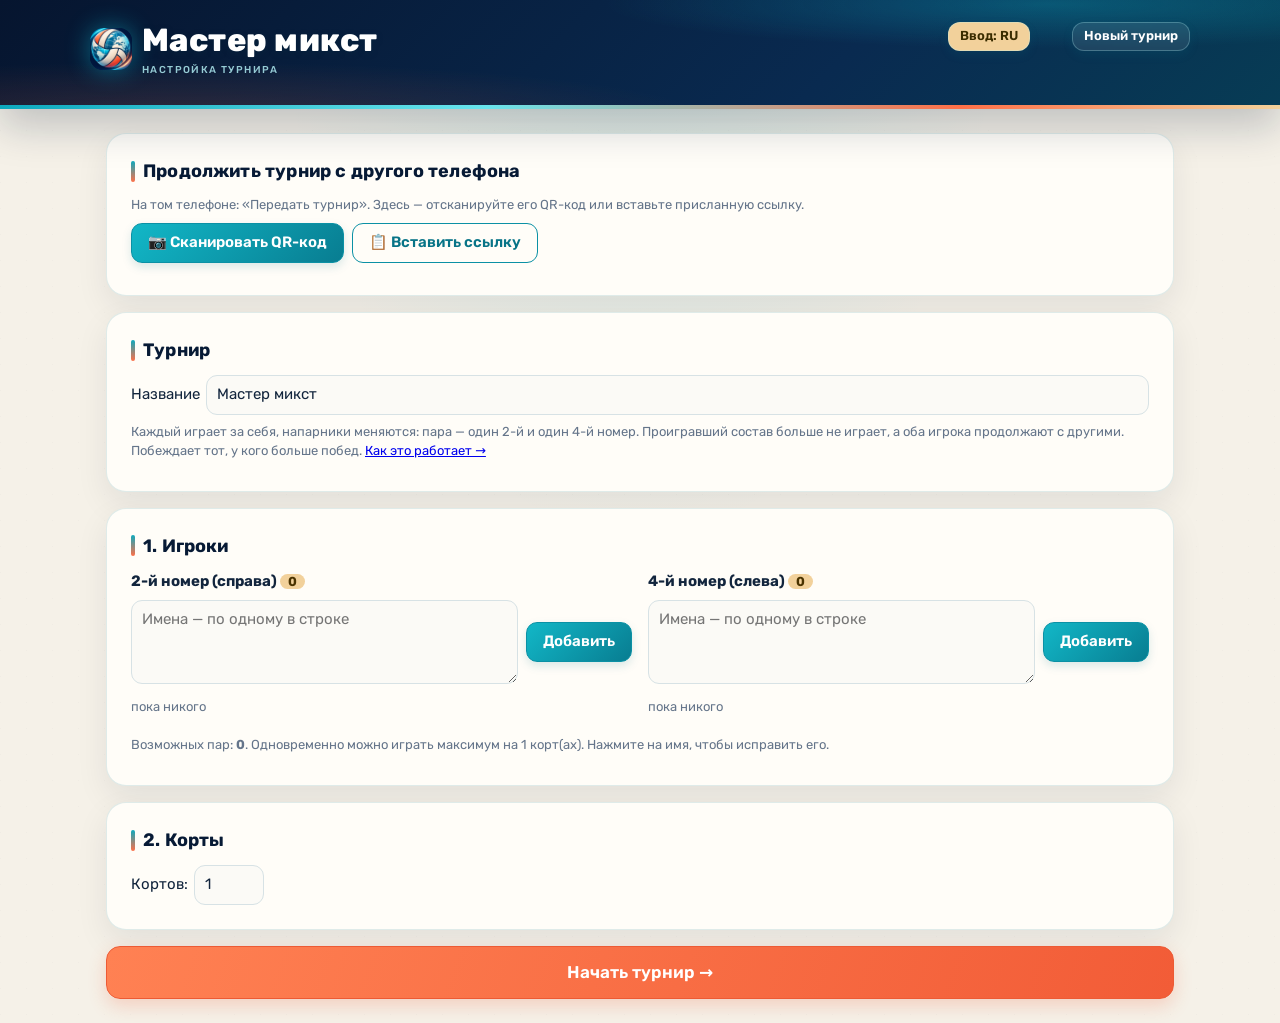
<file: index.html>
<!doctype html>
<html lang="ru">
<head>
<meta charset="utf-8">
<meta name="viewport" content="width=device-width,initial-scale=1,viewport-fit=cover">
<title>Мастер микст</title>
<link rel="preconnect" href="https://fonts.googleapis.com"><link rel="preconnect" href="https://fonts.gstatic.com" crossorigin>
<link href="https://fonts.googleapis.com/css2?family=Rubik:wght@400;500;600;700;800&display=swap" rel="stylesheet">
<link rel="icon" type="image/png" sizes="32x32" href="./favicon-32.png">
<link rel="manifest" href="./manifest.json">
<link rel="apple-touch-icon" sizes="180x180" href="./apple-touch-icon.png">
<meta name="mobile-web-app-capable" content="yes">
<meta name="apple-mobile-web-app-capable" content="yes">
<meta name="apple-mobile-web-app-title" content="Микст">
<meta name="apple-mobile-web-app-status-bar-style" content="black-translucent">
<meta name="application-name" content="Микст">
<meta name="theme-color" content="#071a35">
<meta name="description" content="Мастер микст — турнирный помощник для пляжного волейбола.">
<link rel="stylesheet" href="./styles.css">
</head>
<body>
<header>
  <h1><img src="./icon-192.png" alt="" class="brand-mark"><span id="title">Мастер микст</span></h1>
  <button class="btn sm" id="kb" onclick="toggleRu()" title="Печатать русскими буквами, даже если в системе стоит английская раскладка (переключение: F2)">Ввод: RU</button>
  <button class="btn sm" onclick="newTournament()">Новый турнир</button>
</header>
<main id="app"></main>
<div id="modal" onclick="if(event.target===this)closeModal()"></div>
<div id="install" hidden>
  <img src="./icon-192.png" alt="">
  <div class="it"><b>Приложение «Микст»</b><span id="install-txt">Отдельное окно без браузера, работает офлайн</span></div>
  <button class="btn sm" id="install-btn" onclick="doInstall()">Установить</button>
  <button class="x" onclick="hideInstall(true)" aria-label="Закрыть">×</button>
</div>
<div id="toast" onclick="this.classList.remove('on')"></div>

<script src="./qrcode.min.js" defer></script>
<script src="./app.js" defer></script>
</body>
</html>
</file>
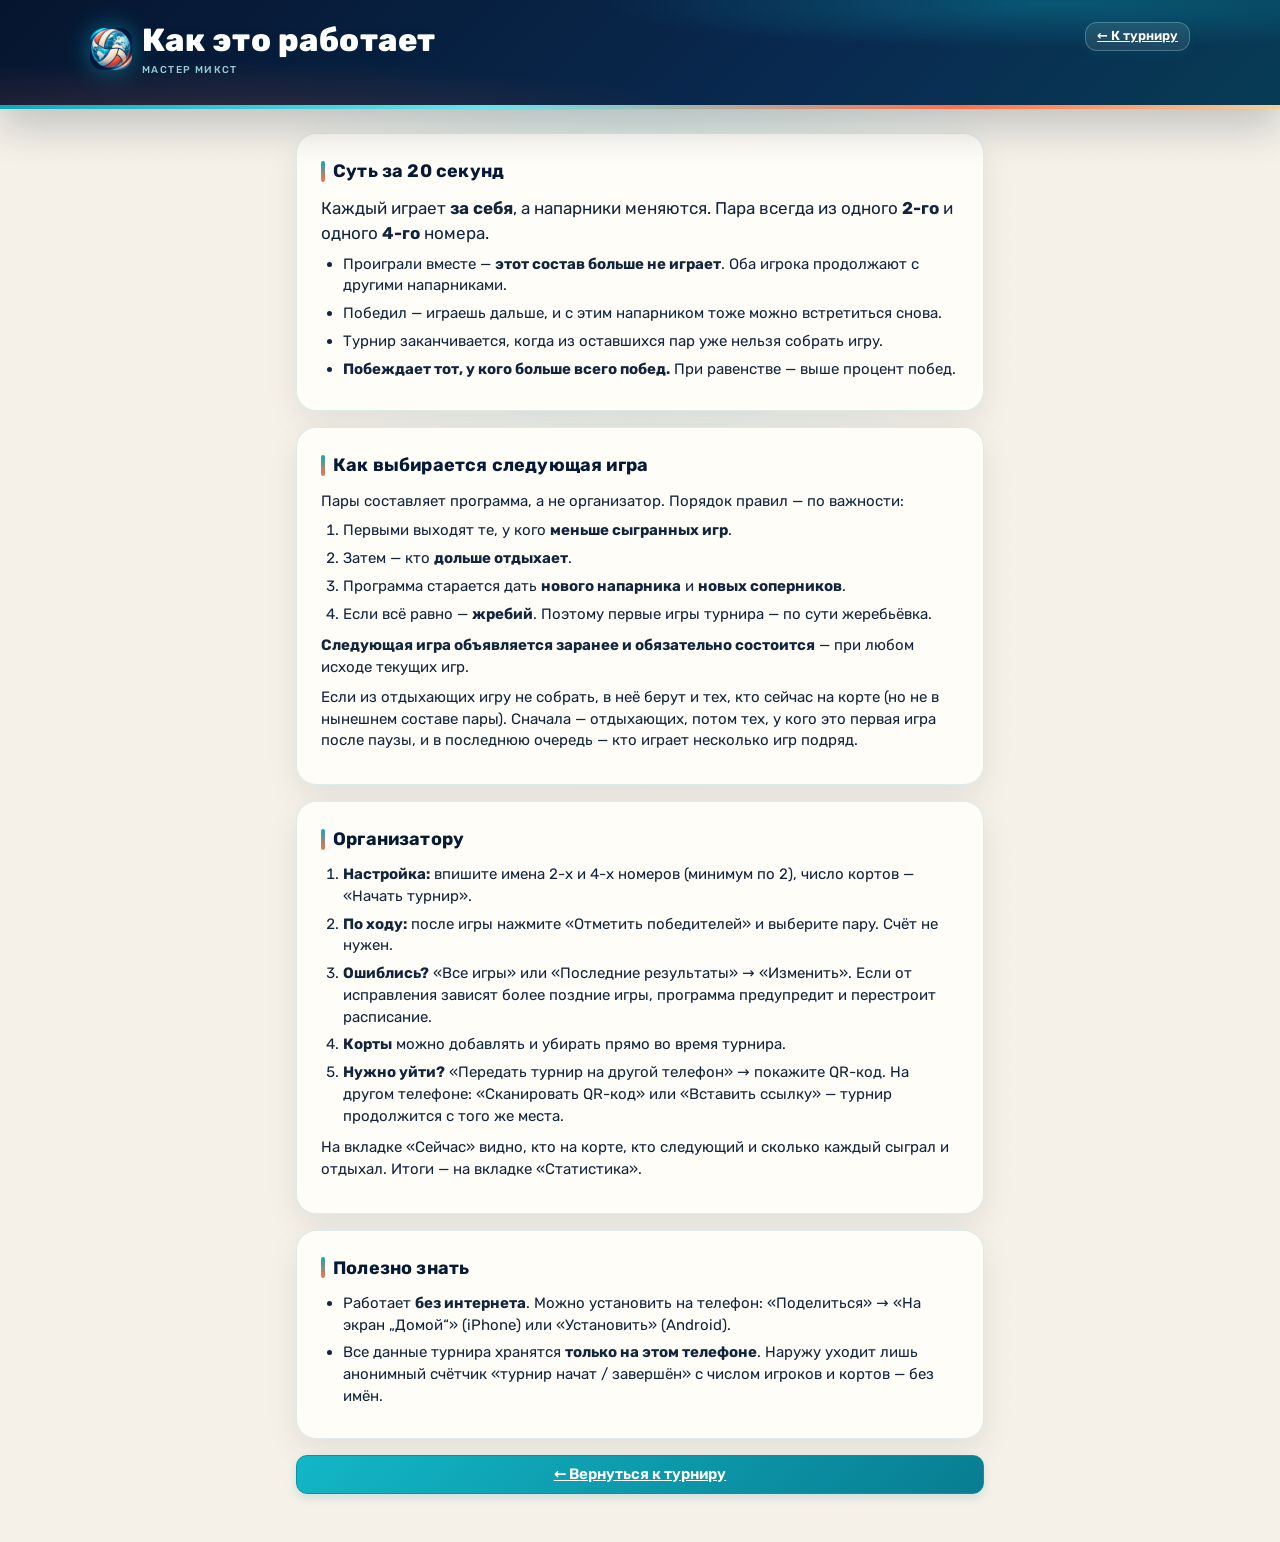
<file: help.html>
<!doctype html>
<html lang="ru">
<head>
<meta charset="utf-8">
<meta name="viewport" content="width=device-width,initial-scale=1,viewport-fit=cover">
<title>Как это работает — Мастер микст</title>
<link rel="preconnect" href="https://fonts.googleapis.com"><link rel="preconnect" href="https://fonts.gstatic.com" crossorigin>
<link href="https://fonts.googleapis.com/css2?family=Rubik:wght@400;500;600;700;800&display=swap" rel="stylesheet">
<link rel="icon" type="image/png" sizes="32x32" href="./favicon-32.png">
<link rel="manifest" href="./manifest.json">
<link rel="apple-touch-icon" sizes="180x180" href="./apple-touch-icon.png">
<meta name="apple-mobile-web-app-capable" content="yes">
<meta name="apple-mobile-web-app-title" content="Микст">
<meta name="apple-mobile-web-app-status-bar-style" content="black-translucent">
<meta name="theme-color" content="#071a35">
<meta name="description" content="Как устроен турнир «Мастер микст»: правила для игроков и подсказки для организаторов.">
<link rel="stylesheet" href="./styles.css">
<style>
  .help{max-width:720px;margin:0 auto}
  .help ol,.help ul{margin:0;padding-left:22px}
  .help li{margin:6px 0;line-height:1.45}
  .help p{line-height:1.45;margin:0 0 8px}
  .help .lead{font-size:17px}
  .help b{color:var(--ink)}
  .help .back{display:block;text-align:center;margin:8px 0 24px}
</style>
</head>
<body>
<header>
  <h1><img src="./icon-192.png" alt="" class="brand-mark"><span id="title">Как это работает<small>мастер микст</small></span></h1>
  <a class="btn sm" href="./">← К турниру</a>
</header>
<main class="help">

<section class="card"><h2>Суть за 20 секунд</h2>
  <p class="lead">Каждый играет <b>за себя</b>, а напарники меняются. Пара всегда из одного <b>2-го</b> и одного <b>4-го</b> номера.</p>
  <ul>
    <li>Проиграли вместе — <b>этот состав больше не играет</b>. Оба игрока продолжают с другими напарниками.</li>
    <li>Победил — играешь дальше, и с этим напарником тоже можно встретиться снова.</li>
    <li>Турнир заканчивается, когда из оставшихся пар уже нельзя собрать игру.</li>
    <li><b>Побеждает тот, у кого больше всего побед.</b> При равенстве — выше процент побед.</li>
  </ul>
</section>

<section class="card"><h2>Как выбирается следующая игра</h2>
  <p>Пары составляет программа, а не организатор. Порядок правил — по важности:</p>
  <ol>
    <li>Первыми выходят те, у кого <b>меньше сыгранных игр</b>.</li>
    <li>Затем — кто <b>дольше отдыхает</b>.</li>
    <li>Программа старается дать <b>нового напарника</b> и <b>новых соперников</b>.</li>
    <li>Если всё равно — <b>жребий</b>. Поэтому первые игры турнира — по сути жеребьёвка.</li>
  </ol>
  <p style="margin-top:10px"><b>Следующая игра объявляется заранее и обязательно состоится</b> — при любом исходе текущих игр.</p>
  <p>Если из отдыхающих игру не собрать, в неё берут и тех, кто сейчас на корте (но не в нынешнем составе пары). Сначала — отдыхающих, потом тех, у кого это первая игра после паузы, и в последнюю очередь — кто играет несколько игр подряд.</p>
</section>

<section class="card"><h2>Организатору</h2>
  <ol>
    <li><b>Настройка:</b> впишите имена 2-х и 4-х номеров (минимум по 2), число кортов — «Начать турнир».</li>
    <li><b>По ходу:</b> после игры нажмите «Отметить победителей» и выберите пару. Счёт не нужен.</li>
    <li><b>Ошиблись?</b> «Все игры» или «Последние результаты» → «Изменить». Если от исправления зависят более поздние игры, программа предупредит и перестроит расписание.</li>
    <li><b>Корты</b> можно добавлять и убирать прямо во время турнира.</li>
    <li><b>Нужно уйти?</b> «Передать турнир на другой телефон» → покажите QR-код. На другом телефоне: «Сканировать QR-код» или «Вставить ссылку» — турнир продолжится с того же места.</li>
  </ol>
  <p style="margin-top:10px">На вкладке «Сейчас» видно, кто на корте, кто следующий и сколько каждый сыграл и отдыхал. Итоги — на вкладке «Статистика».</p>
</section>

<section class="card"><h2>Полезно знать</h2>
  <ul>
    <li>Работает <b>без интернета</b>. Можно установить на телефон: «Поделиться» → «На экран „Домой“» (iPhone) или «Установить» (Android).</li>
    <li>Все данные турнира хранятся <b>только на этом телефоне</b>. Наружу уходит лишь анонимный счётчик «турнир начат / завершён» с числом игроков и кортов — без имён.</li>
  </ul>
</section>

<a class="btn back" href="./">← Вернуться к турниру</a>
</main>
</body>
</html>
</file>
<file: styles.css>
:root{
  --bg:#f5e9d3; --card:#fffaf0; --ink:#173042; --muted:#6c7a80; --line:#e6d6b5;
  --sea:#0d8a95; --sea-d:#0a5f6e; --ocean:#0b4f6c; --sun:#ff7a3d; --sun-d:#e85f22;
  --sand:#f2cf8a; --sand-d:#dcae5c; --court:#f6dca6; --win:#1e8a52;
  --ready:#e2f4f4; --done:#e6f4ea; --danger:#c8412f; --shadow:0 2px 0 rgba(160,120,50,.12),0 6px 18px rgba(120,90,40,.08);
}
@media (prefers-color-scheme: dark){
  :root{ --bg:#0f1c24; --card:#172a35; --ink:#eef3f2; --muted:#93a8ad; --line:#24404d;
    --sea:#3cc3c9; --sea-d:#7fdadd; --ocean:#071a26; --sun:#ff8f57; --sun-d:#ff7a3d;
    --sand:#c9a25c; --sand-d:#a8813d; --court:#3a3222; --win:#55cf8c;
    --ready:#123a40; --done:#163424; --danger:#ff7a66; --shadow:none; }
}
*{box-sizing:border-box}
body{margin:0;color:var(--ink);font:15px/1.45 Rubik,system-ui,-apple-system,"Segoe UI",Roboto,sans-serif;
  background-color:var(--bg);
  background-image:radial-gradient(rgba(170,125,50,.13) 1px,transparent 1.3px),radial-gradient(rgba(255,255,255,.35) 1px,transparent 1.3px);
  background-size:14px 14px,22px 22px;background-position:0 0,7px 11px;min-height:100vh}
header{position:relative;color:#fff;padding:calc(18px + env(safe-area-inset-top)) calc(16px + env(safe-area-inset-right)) 34px calc(16px + env(safe-area-inset-left));display:flex;gap:8px;align-items:center;flex-wrap:wrap;
  background:radial-gradient(circle at 88% -10%,rgba(255,214,120,.95) 0 46px,rgba(255,190,90,.35) 47px 80px,transparent 81px),
             linear-gradient(180deg,#38b6d8 0%,#1593b0 45%,var(--ocean) 100%)}
header::after{content:"";position:absolute;left:0;right:0;bottom:-1px;height:22px;
  background:url("data:image/svg+xml,%3Csvg xmlns='http://www.w3.org/2000/svg' viewBox='0 0 120 22' preserveAspectRatio='none'%3E%3Cpath d='M0 10 Q15 0 30 10 T60 10 T90 10 T120 10 V22 H0Z' fill='%23ffffff' fill-opacity='.55'/%3E%3Cpath d='M0 14 Q15 6 30 14 T60 14 T90 14 T120 14 V22 H0Z' fill='%23f5e9d3'/%3E%3C/svg%3E") repeat-x;background-size:120px 22px}
@media (prefers-color-scheme: dark){ header{background:radial-gradient(circle at 88% -10%,rgba(240,240,220,.9) 0 30px,rgba(240,240,220,.15) 31px 60px,transparent 61px),linear-gradient(180deg,#123b52 0%,#0b2b3d 60%,var(--ocean) 100%)}
  header::after{background-image:url("data:image/svg+xml,%3Csvg xmlns='http://www.w3.org/2000/svg' viewBox='0 0 120 22' preserveAspectRatio='none'%3E%3Cpath d='M0 10 Q15 0 30 10 T60 10 T90 10 T120 10 V22 H0Z' fill='%233cc3c9' fill-opacity='.3'/%3E%3Cpath d='M0 14 Q15 6 30 14 T60 14 T90 14 T120 14 V22 H0Z' fill='%230f1c24'/%3E%3C/svg%3E")} }
header h1{margin:0;font-size:24px;font-weight:800;flex:1;min-width:200px;display:flex;align-items:center;gap:10px;letter-spacing:.01em;text-shadow:0 2px 6px rgba(0,40,60,.35)}
#title{display:flex;flex-direction:column;line-height:1.15}
header h1 small{display:block;margin-top:3px;font-size:12px;font-weight:500;opacity:.85;text-shadow:none}
header h1 svg{width:34px;height:34px;flex:none;filter:drop-shadow(0 2px 3px rgba(0,40,60,.35));animation:spin 14s linear infinite}
@keyframes spin{to{transform:rotate(360deg)}}
@media (prefers-reduced-motion: reduce){header h1 svg{animation:none}}
header .btn{background:rgba(255,255,255,.18);border-color:rgba(255,255,255,.45);color:#fff;backdrop-filter:blur(2px)}
main{max-width:1100px;margin:0 auto;padding:12px calc(16px + env(safe-area-inset-right)) calc(24px + env(safe-area-inset-bottom)) calc(16px + env(safe-area-inset-left))}
.card{background:var(--card);border:1px solid var(--line);border-radius:16px;padding:16px;margin-bottom:16px;box-shadow:var(--shadow)}
.card h2{margin:0 0 12px;font-size:18px;font-weight:700;display:flex;align-items:center;gap:8px;color:var(--ocean)}
@media (prefers-color-scheme: dark){ .card h2{color:var(--sea-d)} }
.card h2::before{content:"";width:6px;height:18px;border-radius:3px;background:linear-gradient(var(--sun),var(--sand-d))}
.card h3{margin:16px 0 8px;font-size:15px}
.cnt{background:var(--sand);color:#4a3300;border-radius:10px;padding:0 8px;font-size:13px}
.muted{color:var(--muted);font-size:13px;margin:6px 0}
.row{display:flex;gap:8px;align-items:center;flex-wrap:wrap;margin:8px 0}
input,select,textarea{font:inherit;color:var(--ink);background:var(--bg);border:1px solid var(--line);border-radius:10px;padding:8px 10px}
input:focus,select:focus,textarea:focus{outline:2px solid var(--sea);outline-offset:0;border-color:transparent}
textarea{flex:1;min-width:200px;resize:vertical}
input[type=number]{width:70px}
label{display:inline-flex;gap:6px;align-items:center}
.btn{font:inherit;font-weight:600;cursor:pointer;border:1px solid var(--sea);background:var(--sea);color:#fff;border-radius:999px;padding:8px 16px;white-space:nowrap;transition:transform .08s,filter .15s}
.btn:hover{filter:brightness(1.08)}
.btn:active{transform:translateY(1px)}
.btn.ghost{background:transparent;color:var(--sea)}
.btn.danger{background:transparent;border-color:var(--danger);color:var(--danger)}
.btn.big{font-size:17px;padding:13px 22px;width:100%;background:linear-gradient(180deg,var(--sun),var(--sun-d));border-color:var(--sun-d);box-shadow:0 3px 0 #b8461a33}
.btn.big.ghost{background:var(--card);color:var(--ocean);border:2px solid var(--sand-d);box-shadow:none}
@media (prefers-color-scheme: dark){ .btn.big.ghost{color:var(--ink)} }
.btn.sm{padding:4px 11px;font-size:13px}
.chips{display:flex;flex-wrap:wrap;gap:6px;margin:8px 0}
.chip{display:inline-flex;align-items:center;gap:4px;background:var(--bg);border:1px solid var(--line);border-radius:16px;padding:3px 6px 3px 10px;font-size:14px}
.chip button{border:0;background:none;color:var(--muted);cursor:pointer;font-size:16px;line-height:1;padding:0 3px}
.pcols{display:grid;grid-template-columns:repeat(auto-fit,minmax(260px,1fr));gap:16px}
.pcols h3{margin:0 0 4px}
.opts{display:flex;flex-wrap:wrap;gap:14px}
.tabs{display:flex;gap:4px;margin-bottom:16px;padding:4px;background:var(--card);border:1px solid var(--line);border-radius:999px;overflow-x:auto;box-shadow:var(--shadow)}
.tabs button{font:inherit;font-weight:600;border:0;background:none;color:var(--muted);padding:8px 14px;cursor:pointer;border-radius:999px;white-space:nowrap}
.tabs button.on{color:#fff;background:var(--sea)}
.tabs{scrollbar-width:none}.tabs::-webkit-scrollbar{display:none}
@media (max-width:480px){ .tabs button{padding:7px 10px;font-size:14px} .tabs .cfg span{display:none} }
.courts{display:grid;grid-template-columns:repeat(auto-fill,minmax(260px,1fr));gap:14px}
.court{position:relative;border-radius:14px;padding:12px;background:var(--court);
  background-image:radial-gradient(rgba(160,110,30,.16) 1px,transparent 1.4px);background-size:9px 9px;
  border:3px solid #fff;box-shadow:0 0 0 3px var(--sand-d),var(--shadow)}
@media (prefers-color-scheme: dark){ .court{border-color:#e9e2cf} }
.court.free{border:2px dashed var(--line);box-shadow:none;background:transparent;color:var(--muted)}
.court.next{border-style:dashed;opacity:.92}
.court .ch{font-size:12px;text-transform:uppercase;letter-spacing:.08em;color:var(--sea-d);font-weight:800;display:flex;justify-content:space-between}
@media (prefers-color-scheme: light){ .court .ch{color:#7a5410} }
.court .vs{font-size:17px;font-weight:700;margin:8px 0;text-align:center}
.court .vs i{display:flex;align-items:center;gap:8px;font-style:normal;color:var(--muted);font-weight:500;font-size:12px;margin:10px 0;text-transform:uppercase;letter-spacing:.1em}
.court .vs i::before,.court .vs i::after{content:"";flex:1;height:6px;
  background:repeating-linear-gradient(90deg,var(--ink) 0 1px,transparent 1px 5px),linear-gradient(var(--ink),var(--ink)) top/100% 1px no-repeat;opacity:.45}
.court .side{display:flex;flex-wrap:wrap;justify-content:center;align-items:center;gap:4px 8px;background:rgba(255,255,255,.75);border:2px solid var(--ocean);border-radius:12px;padding:9px 10px;box-shadow:0 2px 0 rgba(11,79,108,.15)}
@media (prefers-color-scheme: dark){ .court .side{background:rgba(10,30,40,.55);border-color:var(--sea)} }
.court .pl{white-space:nowrap}
.court .amp{color:var(--sun-d);font-weight:800}
.court .rec{color:var(--muted);font-weight:400;font-size:13px}
.court .btn{width:100%;background:var(--ocean);border-color:var(--ocean)}
@media (prefers-color-scheme: dark){ .court .btn{background:var(--sea);border-color:var(--sea);color:#062027} }
.qlist{list-style:none;padding:0;margin:0}
.qlist li{display:flex;align-items:center;gap:10px;padding:8px 0;border-bottom:1px dashed var(--line);flex-wrap:wrap}
.qlist li:last-child{border-bottom:0}
.qlist .n{color:var(--muted);font-size:13px;min-width:34px}
.qlist .t{flex:1;min-width:180px}
.qlist .l{color:var(--muted);font-size:13px}
.banner{background:linear-gradient(135deg,#ffd166,var(--sun));color:#4a2200;border-radius:16px;padding:18px;margin-bottom:16px;font-size:19px;font-weight:800;text-align:center;box-shadow:0 4px 14px rgba(255,122,61,.3)}
.mgrid{display:grid;grid-template-columns:repeat(auto-fill,minmax(230px,1fr));gap:10px}
.mc{border:1px solid var(--line);border-radius:12px;background:var(--card);overflow:hidden;font-size:14px;cursor:pointer}
.mc.ready{border-color:var(--sea);box-shadow:0 0 0 2px var(--ready)}
.mc .mh{font-size:11px;color:var(--muted);padding:4px 10px;background:var(--bg);display:flex;justify-content:space-between}
.mc .tr{display:flex;justify-content:space-between;padding:6px 10px;gap:8px}
.mc .tr+.tr{border-top:1px solid var(--line)}
.mc .tr.w{font-weight:700;color:var(--win)}
.mc .tr.l{color:var(--muted);text-decoration:line-through}
.pgrid{display:grid;grid-template-columns:repeat(auto-fill,minmax(240px,1fr));gap:10px}
.pbox{border:1px solid var(--line);border-radius:12px;padding:10px;background:var(--bg)}
.pbox .ph{display:flex;justify-content:space-between;gap:8px;margin-bottom:6px}
.pbox .rec{color:var(--muted);font-size:13px}
.mates{display:flex;flex-wrap:wrap;gap:5px}
.mate{border:1px solid var(--line);background:var(--card);border-radius:12px;padding:1px 8px;font-size:13px}
.mate.out{text-decoration:line-through;color:var(--danger);opacity:.6;background:transparent}
.oncourt{color:var(--sea);font-weight:700}
table{border-collapse:collapse;width:100%;font-size:14px}
th,td{padding:7px 8px;border-bottom:1px solid var(--line);text-align:center}
th{color:var(--muted);font-weight:600;font-size:12px}
td.nm,th.nm{text-align:left}
tr.top td{background:rgba(255,209,102,.3)}
.tblwrap{overflow-x:auto}
.cross td{border:1px solid var(--line);min-width:52px}
.cross td.lost{background:rgba(200,65,47,.12);color:var(--danger)}
.cross td.alive{color:var(--win)}
#modal{position:fixed;inset:0;background:rgba(6,40,55,.55);display:none;align-items:center;justify-content:center;padding:16px;z-index:10}
#modal.on{display:flex}
.dlg{background:var(--card);border-radius:18px;padding:18px;max-width:460px;width:100%;max-height:90vh;overflow:auto;border-top:6px solid var(--sun)}
.dlg h3{margin:0 0 4px}
.quick{display:grid;grid-template-columns:1fr 1fr;gap:8px;margin:12px 0}
.quick .btn{white-space:normal}
.err{color:var(--danger);font-size:13px;min-height:18px}
#toast{position:fixed;left:50%;bottom:calc(20px + env(safe-area-inset-bottom));transform:translateX(-50%);background:var(--ocean);color:#fff;padding:12px 16px;border-radius:14px;max-width:min(560px,calc(100vw - 32px));box-shadow:0 6px 24px rgba(0,0,0,.3);display:none;z-index:20;cursor:pointer;border-left:5px solid var(--sun)}
@media (prefers-color-scheme: dark){ #toast{background:#1d3a48} }
#toast.on{display:block}
#toast div+div{margin-top:4px}

/* Championship identity: midnight courts, electric sea light and warm sand. */
:root{color-scheme:light;--bg:#f5f1e8;--card:#fffdf8;--ink:#12253d;--muted:#65758a;--line:#d9e2e5;--sea:#0da9bd;--sea-d:#087487;--ocean:#071a35;--sun:#ff7048;--sun-d:#e9532b;--sand:#f2d19b;--sand-d:#c69b58;--court:#f5dfb6;--win:#168354;--ready:#ddf5f5;--done:#e6f4ea;--danger:#c8412f;--shadow:0 12px 32px rgba(7,26,53,.08)}
body{background:radial-gradient(ellipse at 50% -15%,rgba(10,169,189,.13),transparent 42%),var(--bg);background-image:radial-gradient(ellipse at 50% -15%,rgba(10,169,189,.13),transparent 42%),linear-gradient(120deg,rgba(7,26,53,.018) 1px,transparent 1px);background-size:auto,26px 26px}
header{padding:calc(22px + env(safe-area-inset-top)) calc(5vw + env(safe-area-inset-right)) 32px calc(5vw + env(safe-area-inset-left));gap:10px;background:radial-gradient(ellipse at 82% 4%,rgba(12,206,222,.25),transparent 30%),radial-gradient(ellipse at 14% 110%,rgba(255,112,72,.17),transparent 34%),linear-gradient(135deg,#06152f,#092a50 65%,#073c55);border-bottom:1px solid rgba(100,228,241,.25);box-shadow:0 18px 40px rgba(7,26,53,.22)}
header::after{height:4px;background:linear-gradient(90deg,var(--sea),#68e4ec 38%,var(--sun) 75%,var(--sand));background-size:100% 100%}
header h1{max-width:1100px;width:100%;margin:0 auto;font-size:clamp(23px,4vw,32px);letter-spacing:.015em}
header .btn{position:absolute;right:max(5vw,calc((100vw - 1100px)/2));top:calc(22px + env(safe-area-inset-top));background:rgba(255,255,255,.09);border-color:rgba(180,243,247,.28);border-radius:12px}
header #kb{right:max(calc(5vw + 160px),calc((100vw - 1100px)/2 + 160px))}
.brand-mark{width:42px;height:42px;border-radius:13px;object-fit:cover;box-shadow:0 0 24px rgba(13,196,219,.45)}
#title{font-size:inherit}header h1 small{letter-spacing:.14em;text-transform:uppercase;font-size:10px;color:#aeeaf0;margin-top:6px}
main{max-width:1100px;padding-top:24px}
.card{border-radius:20px;padding:clamp(16px,2.4vw,24px);border-color:rgba(11,114,135,.13);box-shadow:var(--shadow)}
.card h2{color:var(--ocean);font-size:18px;letter-spacing:.01em}.card h2::before{width:4px;height:21px;border-radius:4px;background:linear-gradient(var(--sea),var(--sun))}
.btn{border-radius:11px;background:linear-gradient(135deg,#12b7c7,#087d91);border-color:#0b91a5;box-shadow:0 4px 10px rgba(7,116,135,.15)}.btn.ghost{background:transparent;color:var(--sea-d);box-shadow:none}.btn.danger{box-shadow:none}
.btn.big{border-radius:14px;background:linear-gradient(110deg,#ff8153,#f25c37);border-color:#ed5a34;box-shadow:0 7px 18px rgba(242,92,55,.22)}
.btn.big.ghost{border-color:var(--line);color:var(--ocean)}
.tabs{border-radius:14px;padding:5px}.tabs button{border-radius:10px}.tabs button.on{background:linear-gradient(135deg,#12b7c7,#087d91)}
input,select,textarea{background:#fbfaf6;border-color:#d7e2e5;border-radius:11px}input:focus,select:focus,textarea:focus{outline-color:#19b8c6}
.court{border-radius:18px;border:1px solid rgba(174,129,53,.32);box-shadow:inset 0 0 0 3px rgba(255,255,255,.7),0 8px 20px rgba(105,78,31,.1);background-color:#f5dfb6}
.court .ch{color:#7a5410}.court .side{border:1px solid #0c6277;box-shadow:0 3px 8px rgba(7,26,53,.07);border-radius:12px}.court .btn{background:linear-gradient(135deg,#087487,#075267);border-color:#075267}
.court.free{box-shadow:none;background:rgba(255,255,255,.45);border:1px dashed #b8c8cd}.court.next{background:linear-gradient(135deg,#e0f7f7,#fff5e4);border-color:#13a9b7;box-shadow:0 0 0 3px rgba(19,169,183,.1)}
.banner{background:linear-gradient(120deg,#fff0c8,#ffb06b);color:#542b17;border-radius:18px;box-shadow:0 8px 24px rgba(255,112,72,.18)}
.mc,.pbox{border-radius:14px}.mc.ready{box-shadow:0 0 0 2px rgba(13,169,189,.15)}
#modal{backdrop-filter:blur(7px)}.dlg{border-radius:20px;border-top:4px solid var(--sun);box-shadow:0 24px 80px rgba(4,20,41,.3)}
#toast{border-radius:14px;box-shadow:0 10px 30px rgba(3,19,40,.28)}
@media(prefers-color-scheme:dark){:root{color-scheme:dark;--bg:#08182b;--card:#10243b;--ink:#edf7f7;--muted:#9ab0bf;--line:#294154;--sea:#39d4df;--sea-d:#83e8ed;--ocean:#06152a;--sun:#ff8153;--sun-d:#ff7048;--sand:#b99258;--sand-d:#d0a968;--court:#3b342a;--win:#55cf8c;--ready:#123744;--done:#163424;--danger:#ff7a66;--shadow:0 12px 32px rgba(0,0,0,.2)}body{background:radial-gradient(ellipse at 50% -15%,rgba(9,168,189,.13),transparent 42%),#08182b}input,select,textarea{background:#0b1d31}.court .side{background:rgba(10,30,40,.68);border-color:var(--sea)}.court .ch{color:#f0cf8c}.court{border-color:#876c3f}.court.free{background:rgba(255,255,255,.025);border-color:#385064}.banner{color:#472819}}
@media(min-width:561px){header h1{padding-right:270px}}
@media(max-width:560px){header{padding-bottom:26px}header h1{padding-right:0;align-items:flex-start}header .btn{position:static;top:auto;right:auto}header #kb{margin-left:0}header h1{width:auto;flex:1}header{justify-content:flex-end}header h1{margin-right:auto}main{padding-top:16px}.card{margin-bottom:12px}.opts{gap:8px}}
@media(prefers-reduced-motion:reduce){*,*::before,*::after{scroll-behavior:auto!important;transition:none!important}}

/* панель «Установить приложение» (Android) */
#install{position:fixed;left:12px;right:12px;bottom:calc(12px + env(safe-area-inset-bottom));z-index:19;display:flex;align-items:center;gap:10px;max-width:560px;margin:0 auto;padding:10px 10px 10px 12px;background:#071a35;color:#fff;border-radius:16px;box-shadow:0 10px 30px rgba(3,19,40,.35);border-left:5px solid var(--sun)}
#install[hidden]{display:none}
#install img{width:40px;height:40px;border-radius:10px;flex:none}
#install .it{flex:1;min-width:0;display:flex;flex-direction:column;font-size:13px;line-height:1.3}
#install .it span{color:#b9c8d6}
#install .btn{flex:none}
#install .x{flex:none;background:none;border:0;color:#b9c8d6;font-size:24px;line-height:1;padding:4px 6px;cursor:pointer}
@media(display-mode:standalone){#install{display:none!important}}
body:has(#install:not([hidden])) main{padding-bottom:110px}
/* игра в одну строку: Ваня+Миша / Коля+Петя */
.court .vs{display:flex;flex-wrap:wrap;justify-content:center;align-items:center;gap:6px 8px;margin:10px 0}
.court .vs .side{display:inline-flex;flex-wrap:nowrap;gap:2px;padding:7px 10px}
.court .vs .amp{margin:0 1px}
.court .vs .sl{color:var(--muted);font-weight:500;font-size:20px}
.mc .tr .w{font-weight:700;color:var(--win)}
.mc .tr .l{color:var(--muted);text-decoration:line-through}
/* передача турнира: QR-код */
.share .qr{background:#fff;border-radius:14px;padding:8px;margin:10px auto 0;width:min(320px,100%)}
.share .qr svg{display:block;width:100%;height:auto}
/* приём турнира: сканер и подсказки */
.recv .row{flex-wrap:wrap}
.scan .cam{position:relative;border-radius:14px;overflow:hidden;background:#000;aspect-ratio:1/1;margin:10px 0}
.scan video{width:100%;height:100%;object-fit:cover;display:block}
.scan .cam i{position:absolute;inset:14%;border:3px solid rgba(255,255,255,.9);border-radius:16px;box-shadow:0 0 0 999px rgba(0,0,0,.35)}
.dlg .hint{background:var(--ready);border-radius:12px;padding:10px 12px;margin:10px 0;font-size:14px;line-height:1.4}
/* игры и отдых */
table.rest td,table.rest th{white-space:nowrap}
table.rest .l{color:var(--muted);font-size:12px}
table.rest tr.off td{color:var(--muted)}
.tag{display:inline-block;padding:2px 8px;border-radius:999px;font-size:12px;font-weight:600;line-height:1.5}
.tag.on{background:var(--sea);color:#fff}
.tag.nx{background:var(--sand);color:#3a2c00}
.tag.rs{background:var(--ready);color:var(--ink)}
.tag.out{background:transparent;color:var(--muted);border:1px solid var(--line)}
.tabs a.cfg{text-decoration:none;font-weight:700;color:var(--muted);font-size:16px}
</file>
